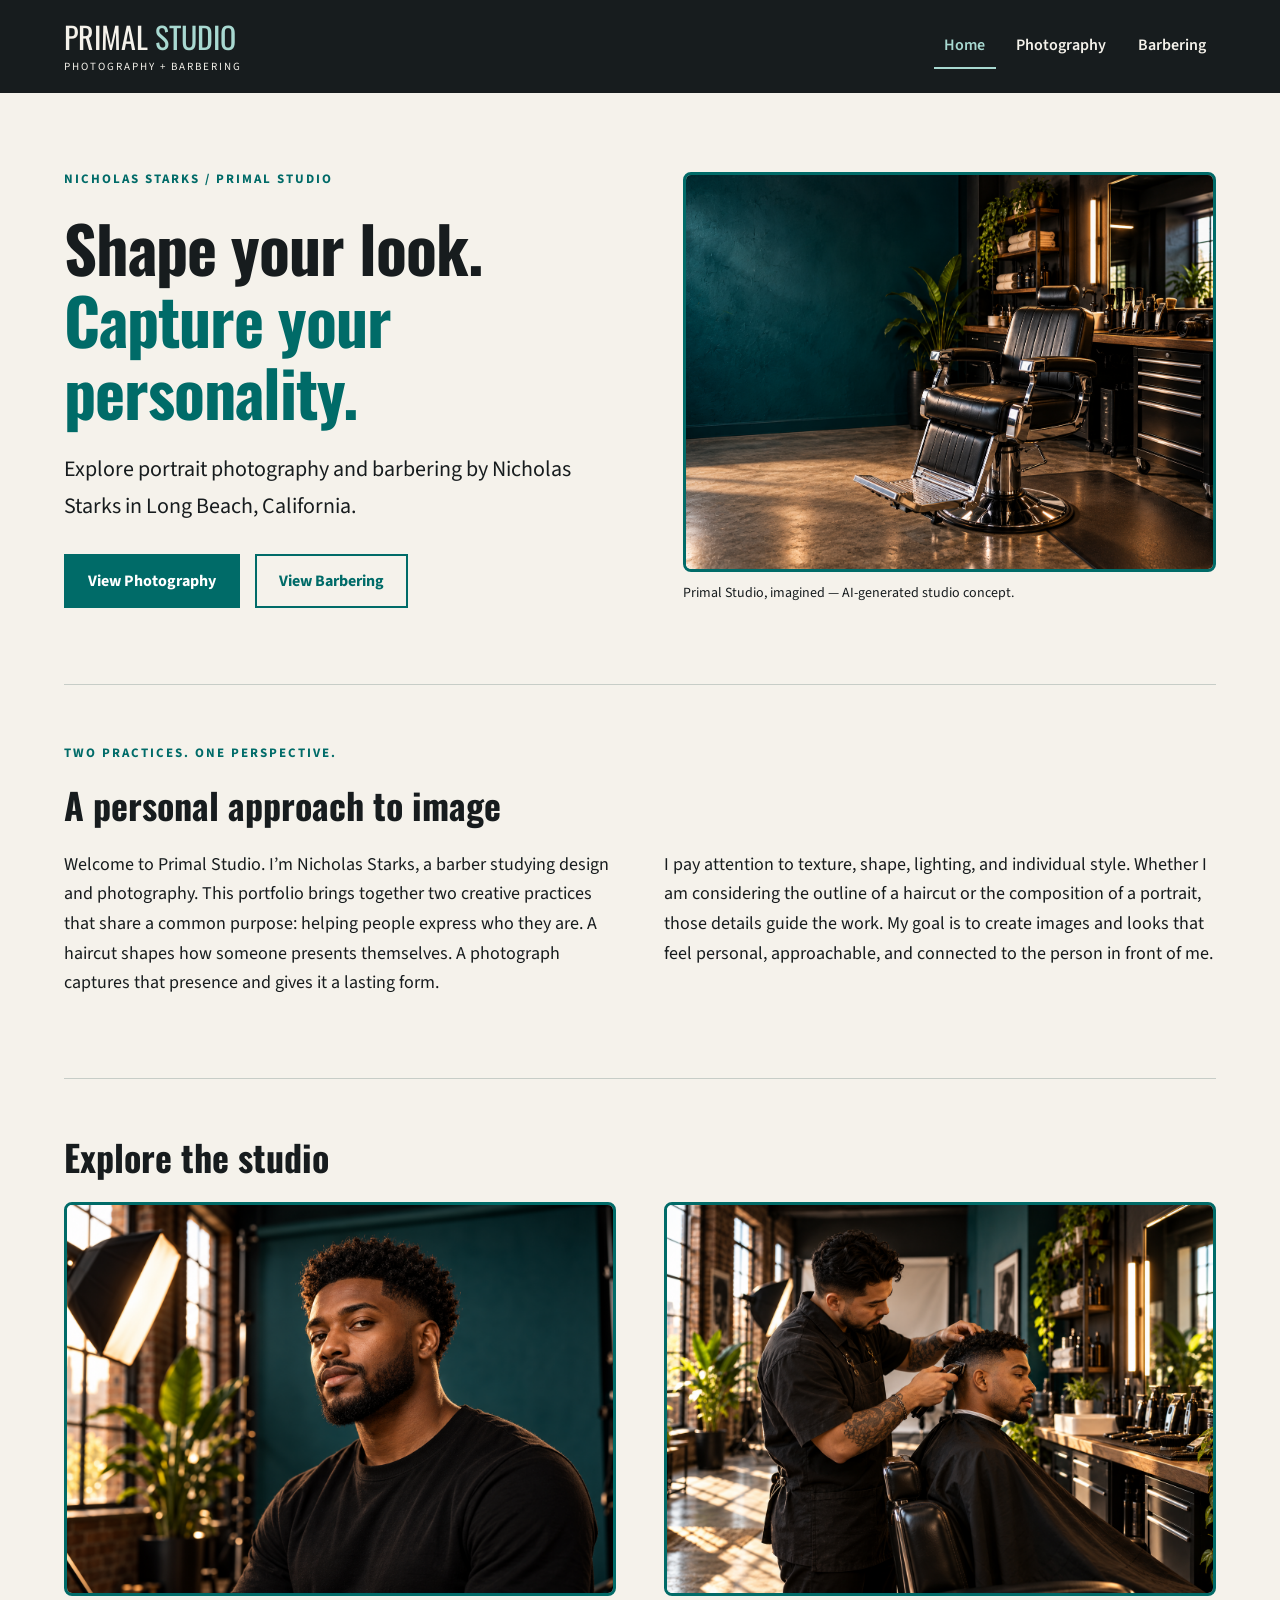
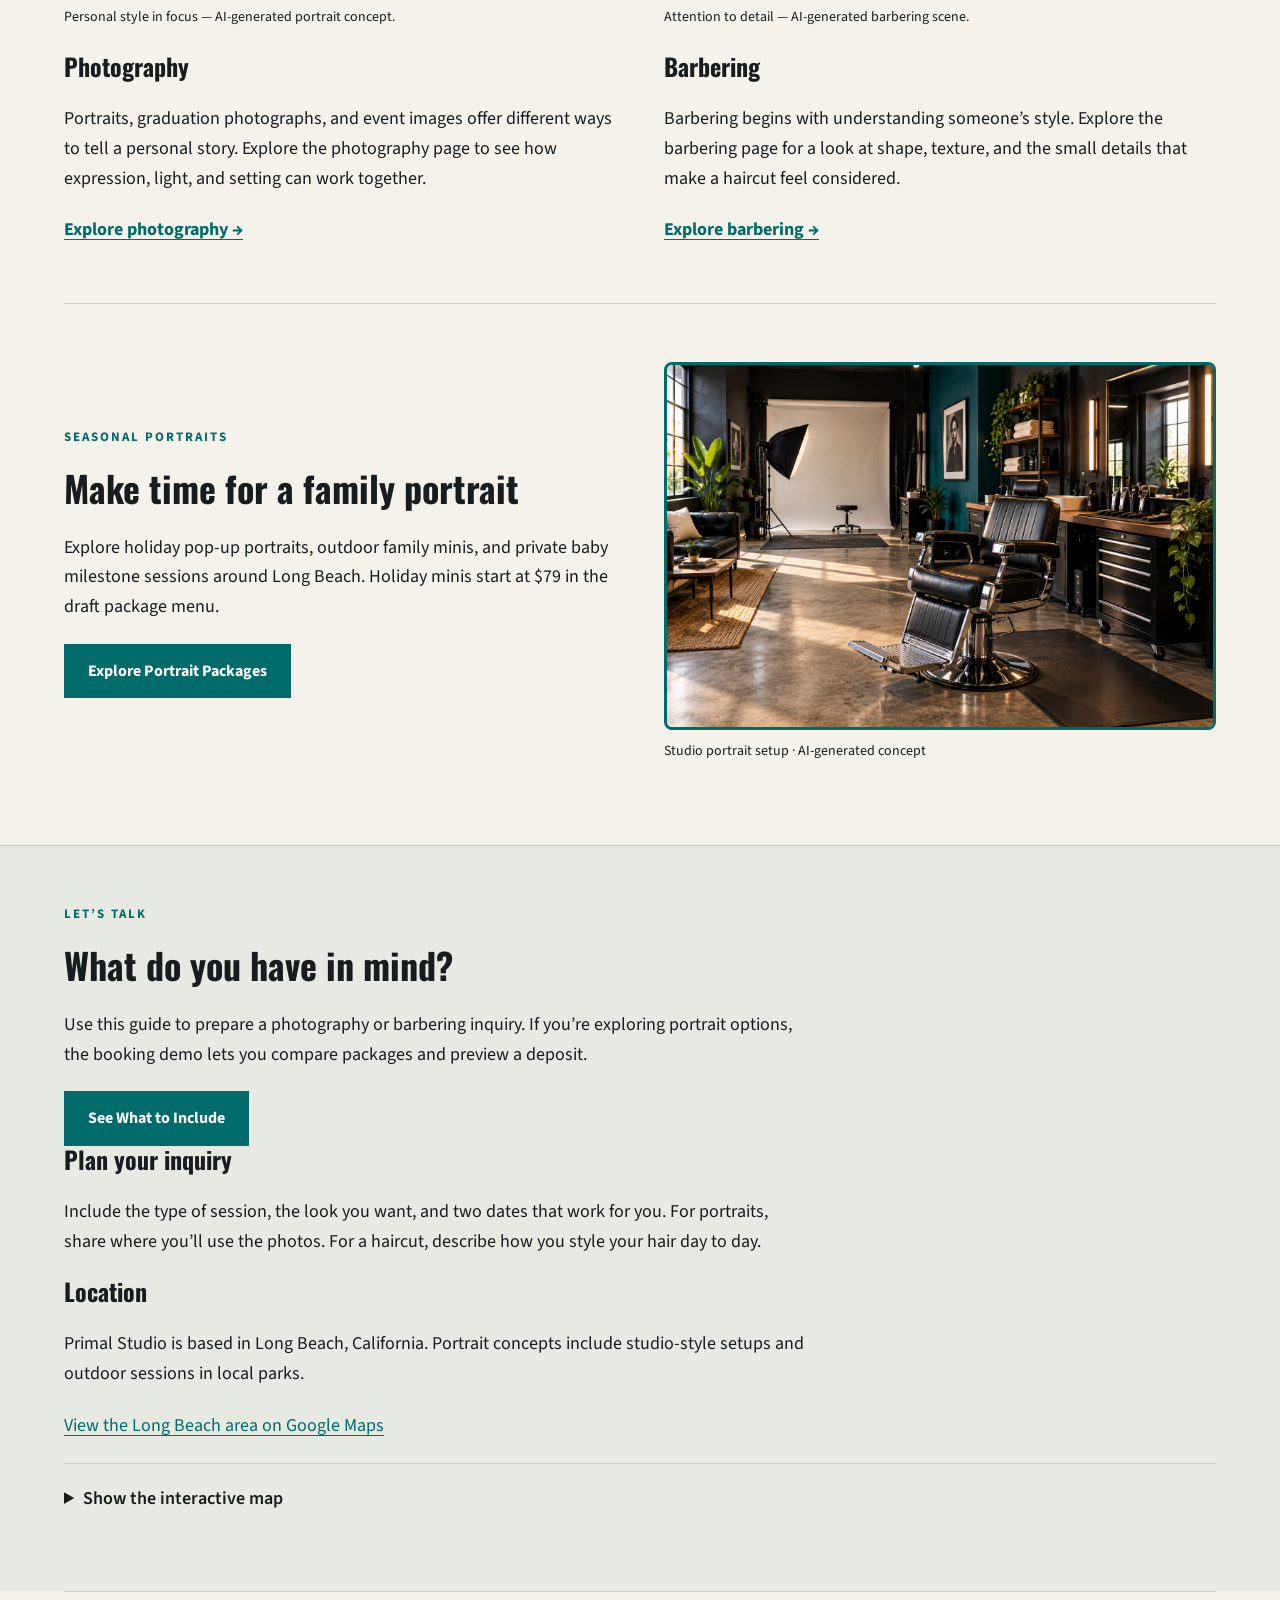
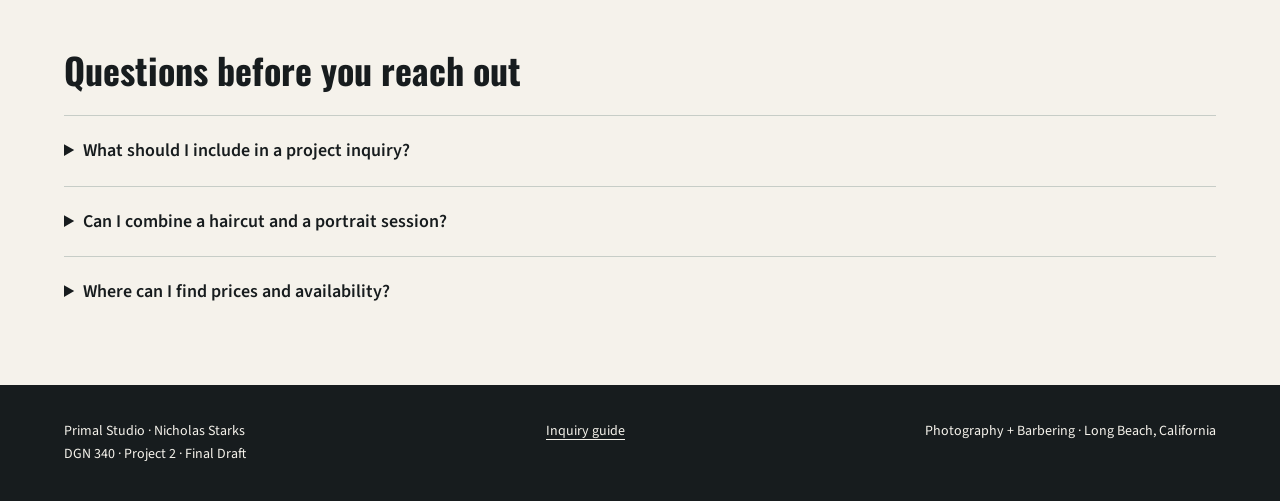
<file: primal-studio/index.html>
<!DOCTYPE html>
<html lang="en">
<head>
  <meta charset="UTF-8">
  <meta name="viewport" content="width=device-width, initial-scale=1.0">
  <meta name="description" content="Primal Studio: photography and barbering portfolio by Nicholas Starks.">
  <title>Home | Primal Studio</title>
  <link rel="preconnect" href="https://fonts.googleapis.com">
  <link rel="preconnect" href="https://fonts.gstatic.com" crossorigin>
  <link href="https://fonts.googleapis.com/css2?family=Oswald:wght@700&family=Source+Sans+3:wght@400;600;700&display=swap" rel="stylesheet">
  <link rel="stylesheet" href="css/style.css">
  <script src="js/script.js" defer></script>
</head>
<body>
<a class="skip" href="#main">Skip to content</a>
<header class="site-header">
<div class="container header-inner"><a class="brand" href="index.html">PRIMAL <span>STUDIO</span><small>PHOTOGRAPHY + BARBERING</small></a>
<nav aria-label="Main navigation"><a href="index.html" aria-current="page">Home</a><a href="photography.html">Photography</a><a href="barbering.html">Barbering</a>
</nav>
</div>
</header>
<main id="main" tabindex="-1">
<section class="hero container">
<div>
<p class="eyebrow">NICHOLAS STARKS / PRIMAL STUDIO</p>
<h1>Shape your look.<br><span>Capture your personality.</span>
</h1>
<p class="lead">Explore portrait photography and barbering by Nicholas Starks in Long Beach, California.</p>
<div class="actions"><a class="button" href="photography.html">View Photography</a><a class="button secondary" href="barbering.html">View Barbering</a>
</div>
</div>
<figure>
  <img
    src="images/studio-teal-hero.png"
    alt="Black leather barber chair beside a deep teal wall and wooden grooming station."
    width="1536"
    height="1024"
  >
  <figcaption>Primal Studio, imagined — AI-generated studio concept.</figcaption>
</figure>
</section>
<section class="section container">
<p class="eyebrow">TWO PRACTICES. ONE PERSPECTIVE.</p>
<h2>A personal approach to image</h2>
<div class="text-columns">
<p>Welcome to Primal Studio. I’m Nicholas Starks, a barber studying design and photography. This portfolio brings together two creative practices that share a common purpose: helping people express who they are. A haircut shapes how someone presents themselves. A photograph captures that presence and gives it a lasting form.</p>
<p>I pay attention to texture, shape, lighting, and individual style. Whether I am considering the outline of a haircut or the composition of a portrait, those details guide the work. My goal is to create images and looks that feel personal, approachable, and connected to the person in front of me.</p>
</div>
</section>
<section class="section container">
<h2>Explore the studio</h2>
<div class="portfolio-previews">
<article>
<figure>
  <img
    src="images/portrait-textured-curls.png"
    alt="Man with textured curls and a neat beard wearing a black shirt against a teal studio backdrop."
    width="1536"
    height="1024"
    loading="lazy"
  >
  <figcaption>Personal style in focus — AI-generated portrait concept.</figcaption>
</figure>
<h3>Photography</h3>
<p>Portraits, graduation photographs, and event images offer different ways to tell a personal story. Explore the photography page to see how expression, light, and setting can work together.</p><a class="text-link" href="photography.html">Explore photography →</a>
</article>
<article>
<figure>
  <img
    src="images/barbering-in-progress.png"
    alt="Barber using clippers beside a seated man wearing a black cape."
    width="1536"
    height="1024"
    loading="lazy"
  >
  <figcaption>Attention to detail — AI-generated barbering scene.</figcaption>
</figure>
<h3>Barbering</h3>
<p>Barbering begins with understanding someone’s style. Explore the barbering page for a look at shape, texture, and the small details that make a haircut feel considered.</p><a class="text-link" href="barbering.html">Explore barbering →</a>
</article>
</div>
</section>
<section class="section container">
<div class="text-columns section-feature">
<div>
<p class="eyebrow">SEASONAL PORTRAITS</p>
<h2>Make time for a family portrait</h2>
<p>Explore holiday pop-up portraits, outdoor family minis, and private baby milestone sessions around Long Beach. Holiday minis start at $79 in the draft package menu.</p>
<a class="button" href="photography.html#booking">Explore Portrait Packages</a>
</div>
<figure class="section-image">
<img src="images/studio-barber-and-photo.png" alt="Photo backdrop and softbox behind a barber chair" width="1536" height="1024" loading="lazy">
<figcaption>Studio portrait setup · AI-generated concept</figcaption>
</figure>
</div>
</section>
<section class="section contact-band" id="contact">
<div class="container">
<p class="eyebrow">LET’S TALK</p>
<h2>What do you have in mind?</h2>
<p>Use this guide to prepare a photography or barbering inquiry. If you’re exploring portrait options, the booking demo lets you compare packages and preview a deposit.</p><a class="button" href="#inquiry-guide">See What to Include</a>
<h3 id="inquiry-guide">Plan your inquiry</h3>
<p>Include the type of session, the look you want, and two dates that work for you. For portraits, share where you’ll use the photos. For a haircut, describe how you style your hair day to day.</p>
<h3>Location</h3>
<p>Primal Studio is based in Long Beach, California. Portrait concepts include studio-style setups and outdoor sessions in local parks.</p>
<p><a href="https://www.google.com/maps/search/?api=1&amp;query=Long+Beach+California">View the Long Beach area on Google Maps</a></p>
<details>
<summary>Show the interactive map</summary>
<iframe class="map" title="Map of the Long Beach, California area" src="https://www.google.com/maps?q=Long%20Beach%20California&amp;output=embed" loading="lazy" referrerpolicy="no-referrer-when-downgrade"></iframe>

</div>
</section>
<section class="section container">
<h2>Questions before you reach out</h2>
<details>
<summary>What should I include in a project inquiry?</summary>
<p>Use the inquiry guide above to put together your goals and preferred timing.</p>
</details>
<details>
<summary>Can I combine a haircut and a portrait session?</summary>
<p>Mention both interests in your inquiry so we can discuss the idea. Availability and the scope of the work will be confirmed directly.</p>
</details>
<details>
<summary>Where can I find prices and availability?</summary>
<p>See the <a href="photography.html#booking">portrait package menu</a> for draft pricing and sample appointment times.</p>
</details>
</section>
</main>
<footer class="site-footer">
<div class="container footer-inner">
<p>Primal Studio · Nicholas Starks<br>DGN 340 · Project 2 · Final Draft</p><div class="footer-links"><a href="index.html#contact">Inquiry guide</a></div>
<p>Photography + Barbering · Long Beach, California</p>
</div>
</footer>
</body>
</html>
</file>
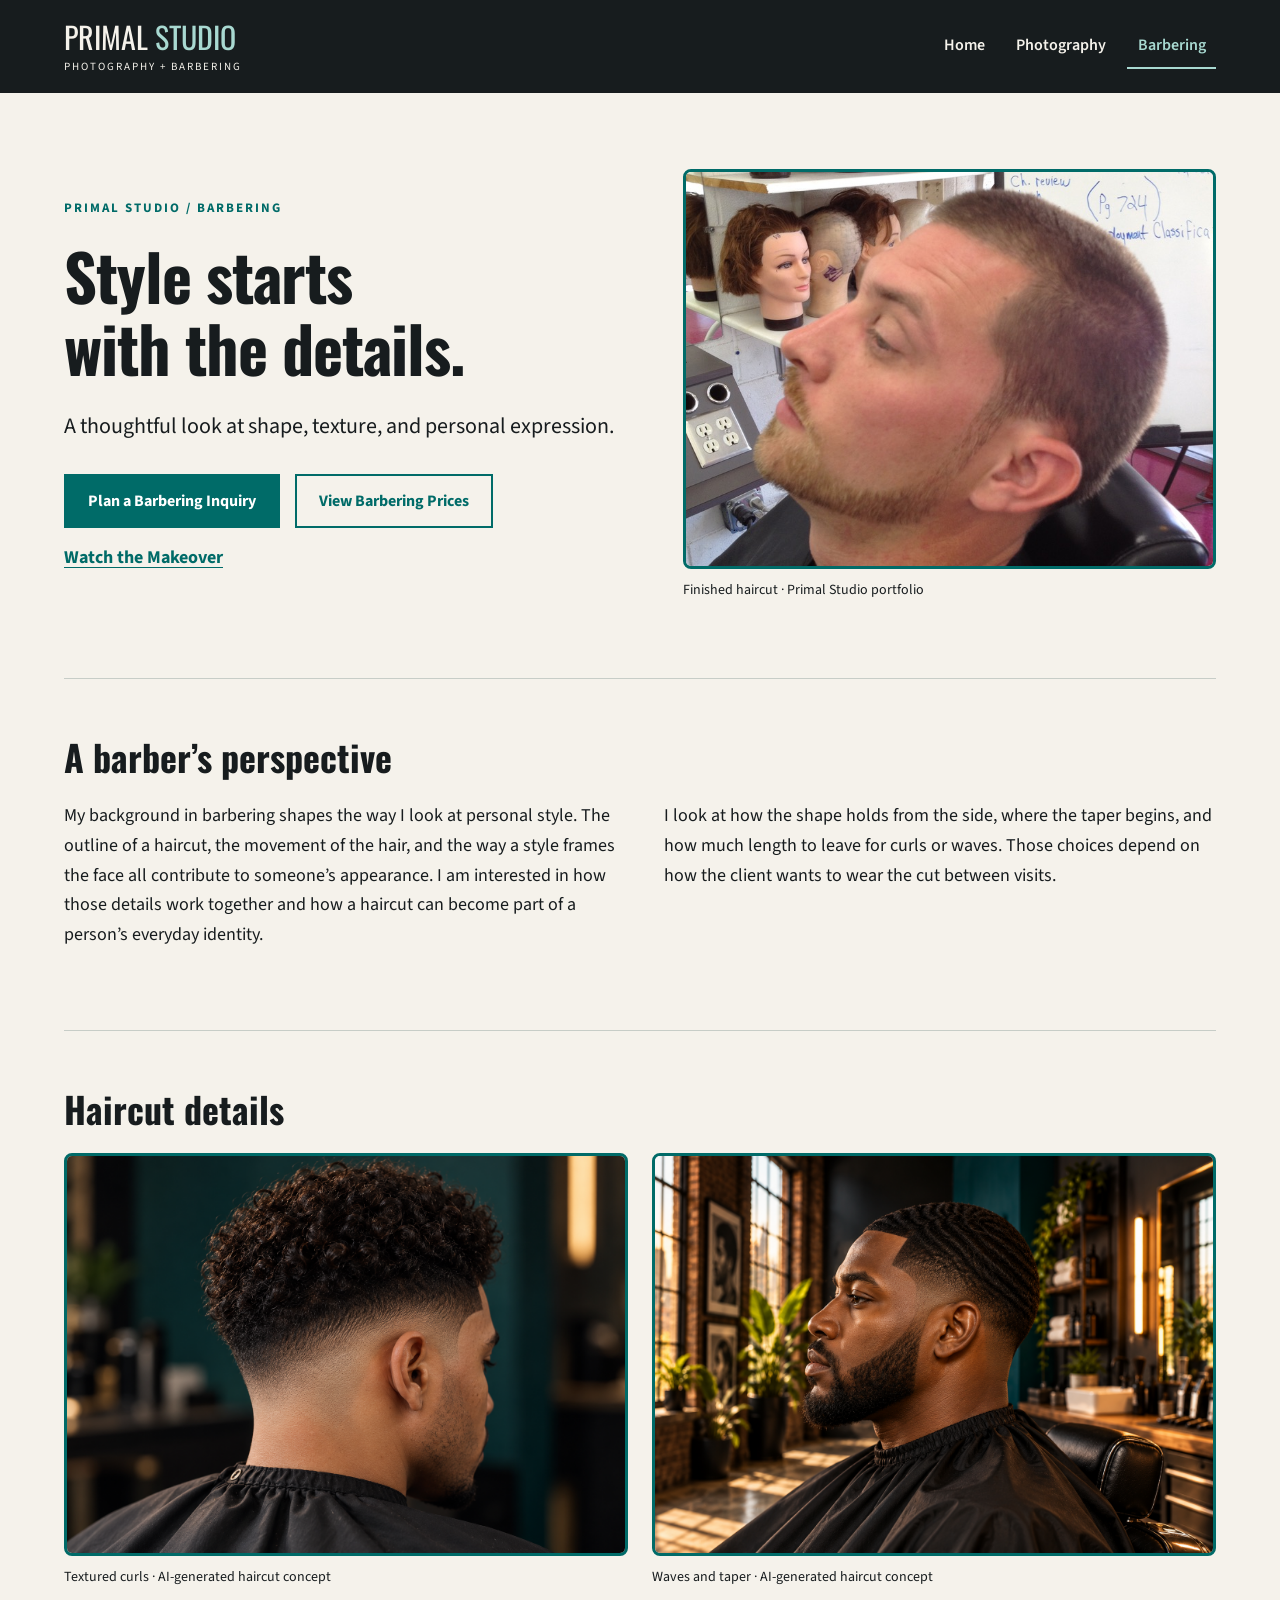
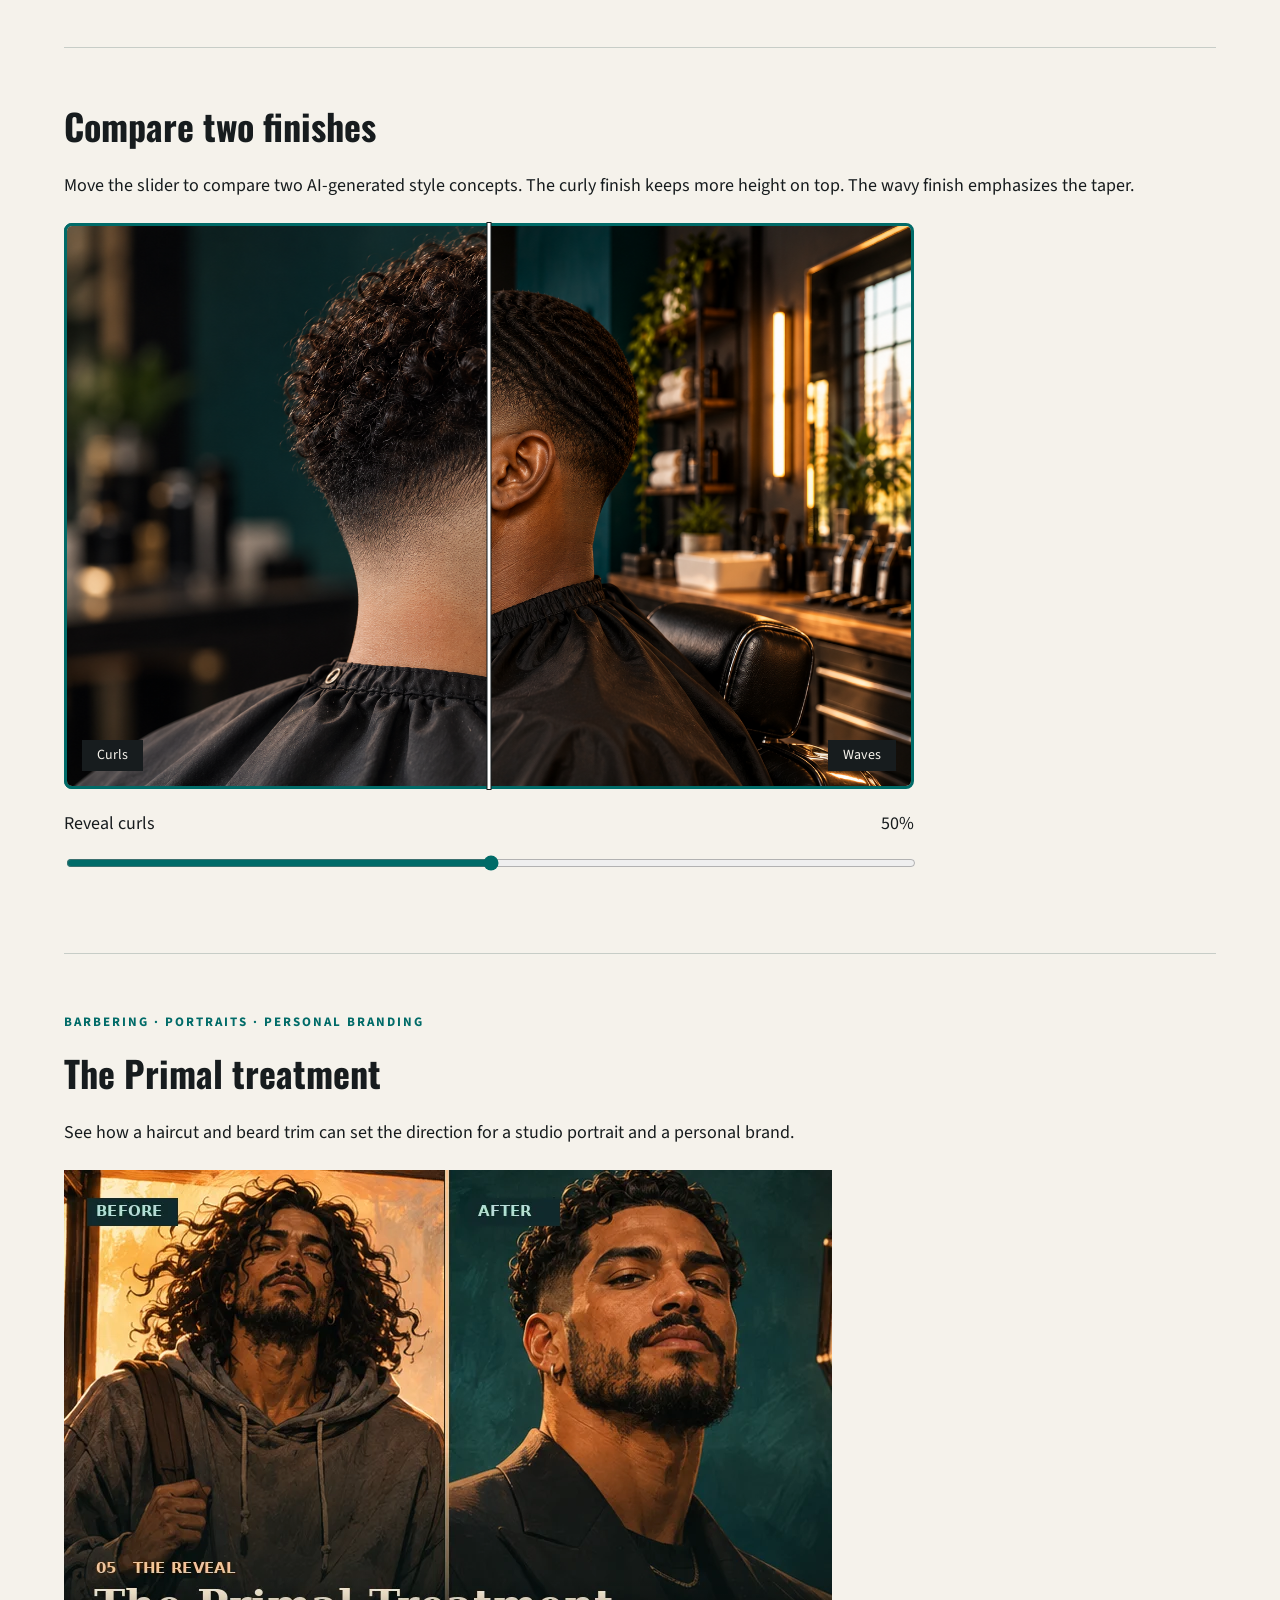
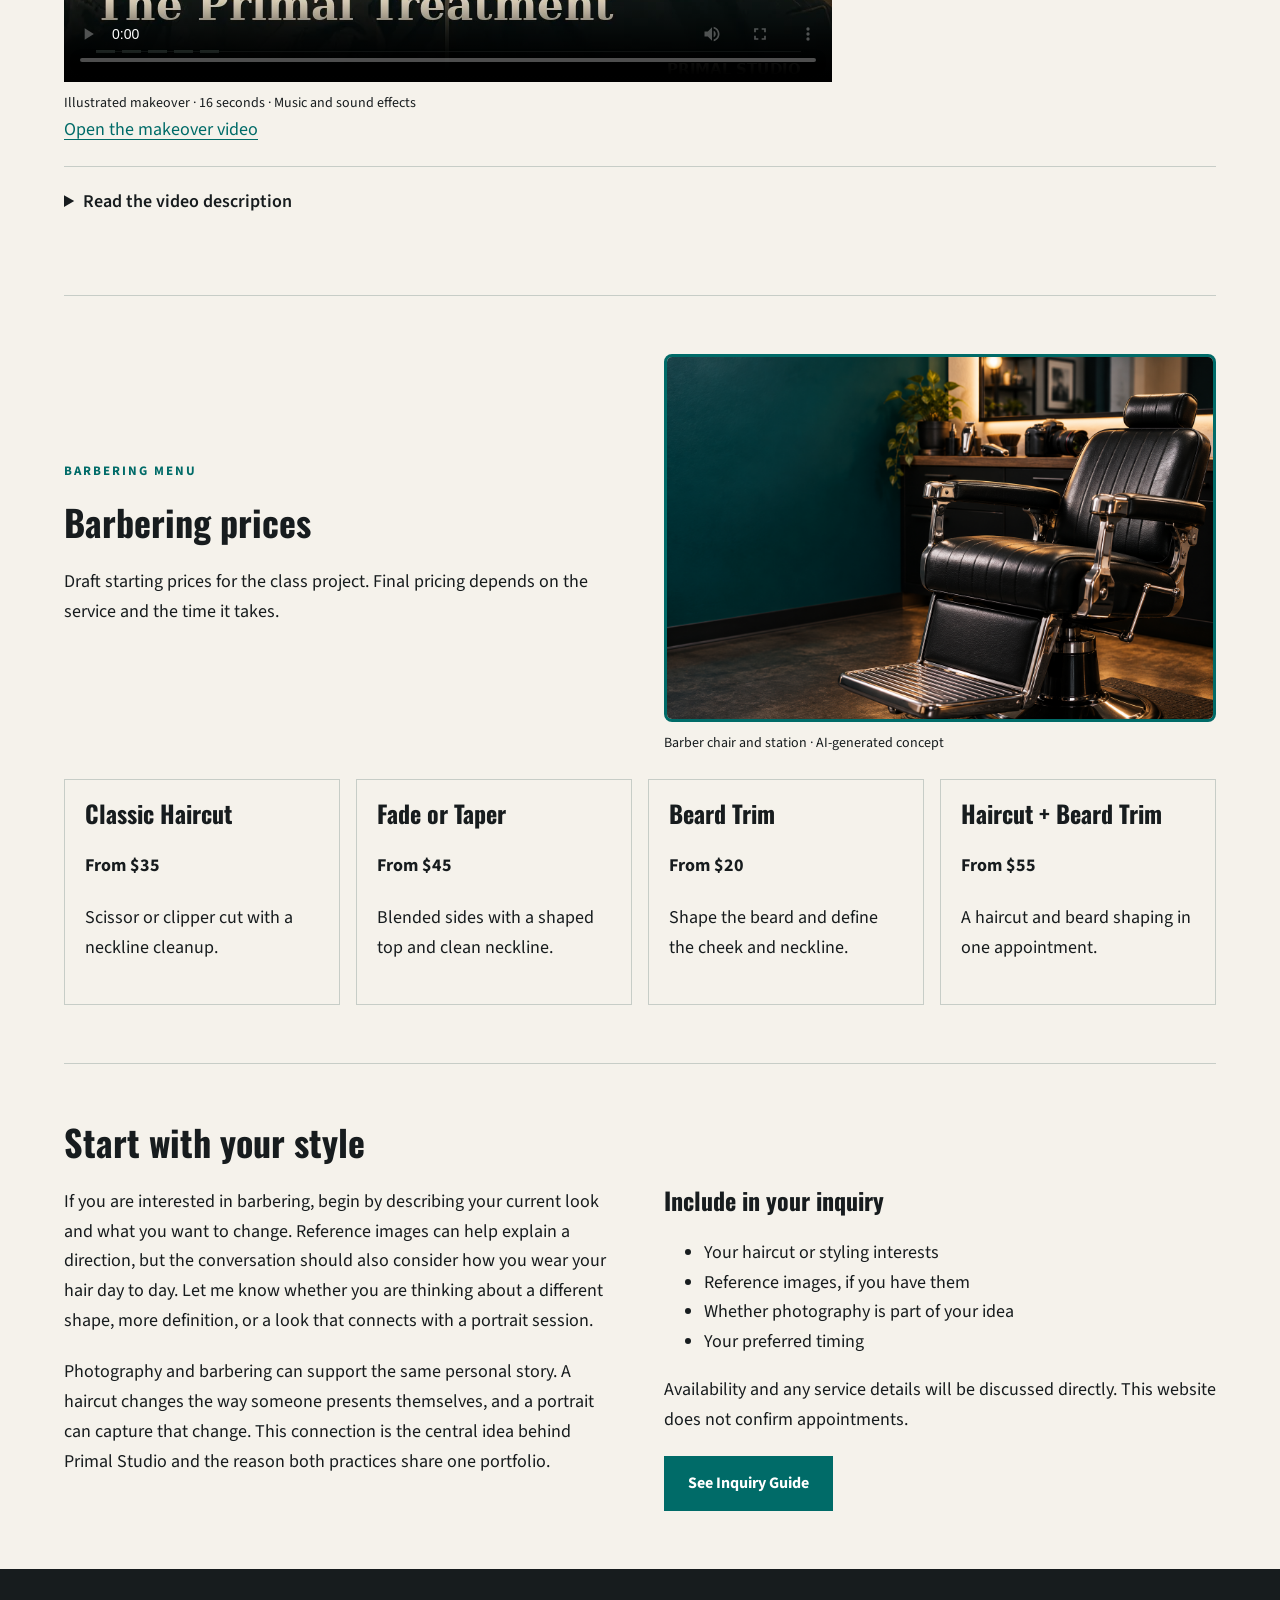
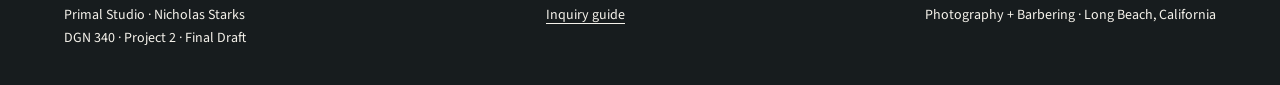
<file: primal-studio/barbering.html>
<!DOCTYPE html>
<html lang="en">
<head>
  <meta charset="UTF-8">
  <meta name="viewport" content="width=device-width, initial-scale=1.0">
  <meta name="description" content="Browse haircut examples, compare two finishes, and explore Primal Studio’s barbering menu.">
  <title>Barbering | Primal Studio</title>
  <link rel="preconnect" href="https://fonts.googleapis.com">
  <link rel="preconnect" href="https://fonts.gstatic.com" crossorigin>
  <link href="https://fonts.googleapis.com/css2?family=Oswald:wght@700&family=Source+Sans+3:wght@400;600;700&display=swap" rel="stylesheet">
  <link rel="stylesheet" href="css/style.css">
  <script src="js/script.js" defer></script>
</head>
<body>
<a class="skip" href="#main">Skip to content</a>
<header class="site-header">
<div class="container header-inner"><a class="brand" href="index.html">PRIMAL <span>STUDIO</span><small>PHOTOGRAPHY + BARBERING</small></a>
<nav aria-label="Main navigation"><a href="index.html">Home</a><a href="photography.html">Photography</a><a href="barbering.html" aria-current="page">Barbering</a>
</nav>
</div>
</header>
<main id="main" tabindex="-1">
<section class="hero container">
<div>
<p class="eyebrow">PRIMAL STUDIO / BARBERING</p>
<h1>Style starts<br>with the details.</h1>
<p class="lead">A thoughtful look at shape, texture, and personal expression.</p><div class="actions"><a class="button" href="index.html#contact">Plan a Barbering Inquiry</a> <a class="button secondary" href="#barbering-pricing">View Barbering Prices</a> <a class="text-link" href="#primal-makeover">Watch the Makeover</a></div>
</div>
<figure><img src="images/Jacksonhaircut.jpeg" alt="Close view of a finished haircut" width="768" height="1024"><figcaption>Finished haircut · Primal Studio portfolio</figcaption></figure>
</section>
<section class="section container">
<h2>A barber’s perspective</h2>
<div class="text-columns">
<p>My background in barbering shapes the way I look at personal style. The outline of a haircut, the movement of the hair, and the way a style frames the face all contribute to someone’s appearance. I am interested in how those details work together and how a haircut can become part of a person’s everyday identity.</p>
<p>I look at how the shape holds from the side, where the taper begins, and how much length to leave for curls or waves. Those choices depend on how the client wants to wear the cut between visits.</p>
</div>
</section>
<section class="section container">
<h2>Haircut details</h2>
<div class="gallery barber-gallery"><figure><img src="images/haircut-textured-curls.png" alt="Haircut with textured curls and shorter sides" width="1536" height="1024" loading="lazy"><figcaption>Textured curls · AI-generated haircut concept</figcaption></figure><figure><img src="images/haircut-waves-and-taper.png" alt="Wavy hairstyle with tapered sides" width="1536" height="1024" loading="lazy"><figcaption>Waves and taper · AI-generated haircut concept</figcaption></figure></div>
</section>
<section class="section container">
<h2>Compare two finishes</h2>
<p>Move the slider to compare two AI-generated style concepts. The curly finish keeps more height on top. The wavy finish emphasizes the taper.</p>
<div class="comparison"><img src="images/haircut-waves-and-taper.png" alt="Wavy top and tapered sides" width="1536" height="1024"><img class="comparison-overlay" src="images/haircut-textured-curls.png" alt="Textured curls and shorter sides" width="1536" height="1024"><span class="comparison-label label-right">Waves</span><span class="comparison-label label-left">Curls</span></div>
<label class="range-label" for="comparison-range">Reveal curls <output id="comparison-value" for="comparison-range">50%</output></label>
<input id="comparison-range" type="range" aria-valuetext="50% curls" min="0" max="100" value="50">
</section>
<section class="section container" id="primal-makeover">
<p class="eyebrow">BARBERING · PORTRAITS · PERSONAL BRANDING</p>
<h2>The Primal treatment</h2>
<p>See how a haircut and beard trim can set the direction for a studio portrait and a personal brand.</p>
<figure>
<video controls playsinline preload="metadata" width="768" height="512" poster="video/primal-makeover-poster.webp" aria-label="The Primal treatment, an illustrated makeover" aria-describedby="makeover-caption">
<source src="video/primal-makeover.mp4" type="video/mp4">
</video>
<figcaption id="makeover-caption">Illustrated makeover · 16 seconds · Music and sound effects</figcaption>
</figure>
<p><a href="video/primal-makeover.mp4">Open the makeover video</a></p>
<details>
<summary>Read the video description</summary>
<p>An illustrated client arrives with overgrown hair and an uneven beard. At Primal Studio, clippers shape his hair into a clean taper and his beard gets a defined outline. He poses for a studio portrait in a fresh jacket. The portrait then appears beside a sample wordmark and a teal, copper, and cream palette. The video ends with the rugged and styled looks side by side.</p>
</details>
</section>
<section class="section container" id="barbering-pricing">
<div class="text-columns section-feature">
<div>
<p class="eyebrow">BARBERING MENU</p>
<h2>Barbering prices</h2>
<p>Draft starting prices for the class project. Final pricing depends on the service and the time it takes.</p>
</div>
<figure class="section-image">
<img src="images/studio-chair-closeup.png" alt="Black leather barber chair beside a teal wall" width="1536" height="1024" loading="lazy">
<figcaption>Barber chair and station · AI-generated concept</figcaption>
</figure>
</div>
<div class="package-grid">
<article class="package-card">
<h3>Classic Haircut</h3>
<p><strong>From $35</strong></p>
<p>Scissor or clipper cut with a neckline cleanup.</p>
</article>
<article class="package-card">
<h3>Fade or Taper</h3>
<p><strong>From $45</strong></p>
<p>Blended sides with a shaped top and clean neckline.</p>
</article>
<article class="package-card">
<h3>Beard Trim</h3>
<p><strong>From $20</strong></p>
<p>Shape the beard and define the cheek and neckline.</p>
</article>
<article class="package-card">
<h3>Haircut + Beard Trim</h3>
<p><strong>From $55</strong></p>
<p>A haircut and beard shaping in one appointment.</p>
</article>
</div>
</section>
<section class="section container">
<h2>Start with your style</h2>
<div class="text-columns">
<div>
<p>If you are interested in barbering, begin by describing your current look and what you want to change. Reference images can help explain a direction, but the conversation should also consider how you wear your hair day to day. Let me know whether you are thinking about a different shape, more definition, or a look that connects with a portrait session.</p>
<p>Photography and barbering can support the same personal story. A haircut changes the way someone presents themselves, and a portrait can capture that change. This connection is the central idea behind Primal Studio and the reason both practices share one portfolio.</p>
</div>
<div>
<h3>Include in your inquiry</h3>
<ul>
<li>Your haircut or styling interests</li>
<li>Reference images, if you have them</li>
<li>Whether photography is part of your idea</li>
<li>Your preferred timing</li>
</ul>
<p>Availability and any service details will be discussed directly. This website does not confirm appointments.</p><a class="button" href="index.html#contact">See Inquiry Guide</a>
</div>
</div>
</section>
</main>
<footer class="site-footer">
<div class="container footer-inner">
<p>Primal Studio · Nicholas Starks<br>DGN 340 · Project 2 · Final Draft</p><div class="footer-links"><a href="index.html#contact">Inquiry guide</a></div>
<p>Photography + Barbering · Long Beach, California</p>
</div>
</footer>
</body>
</html>
</file>
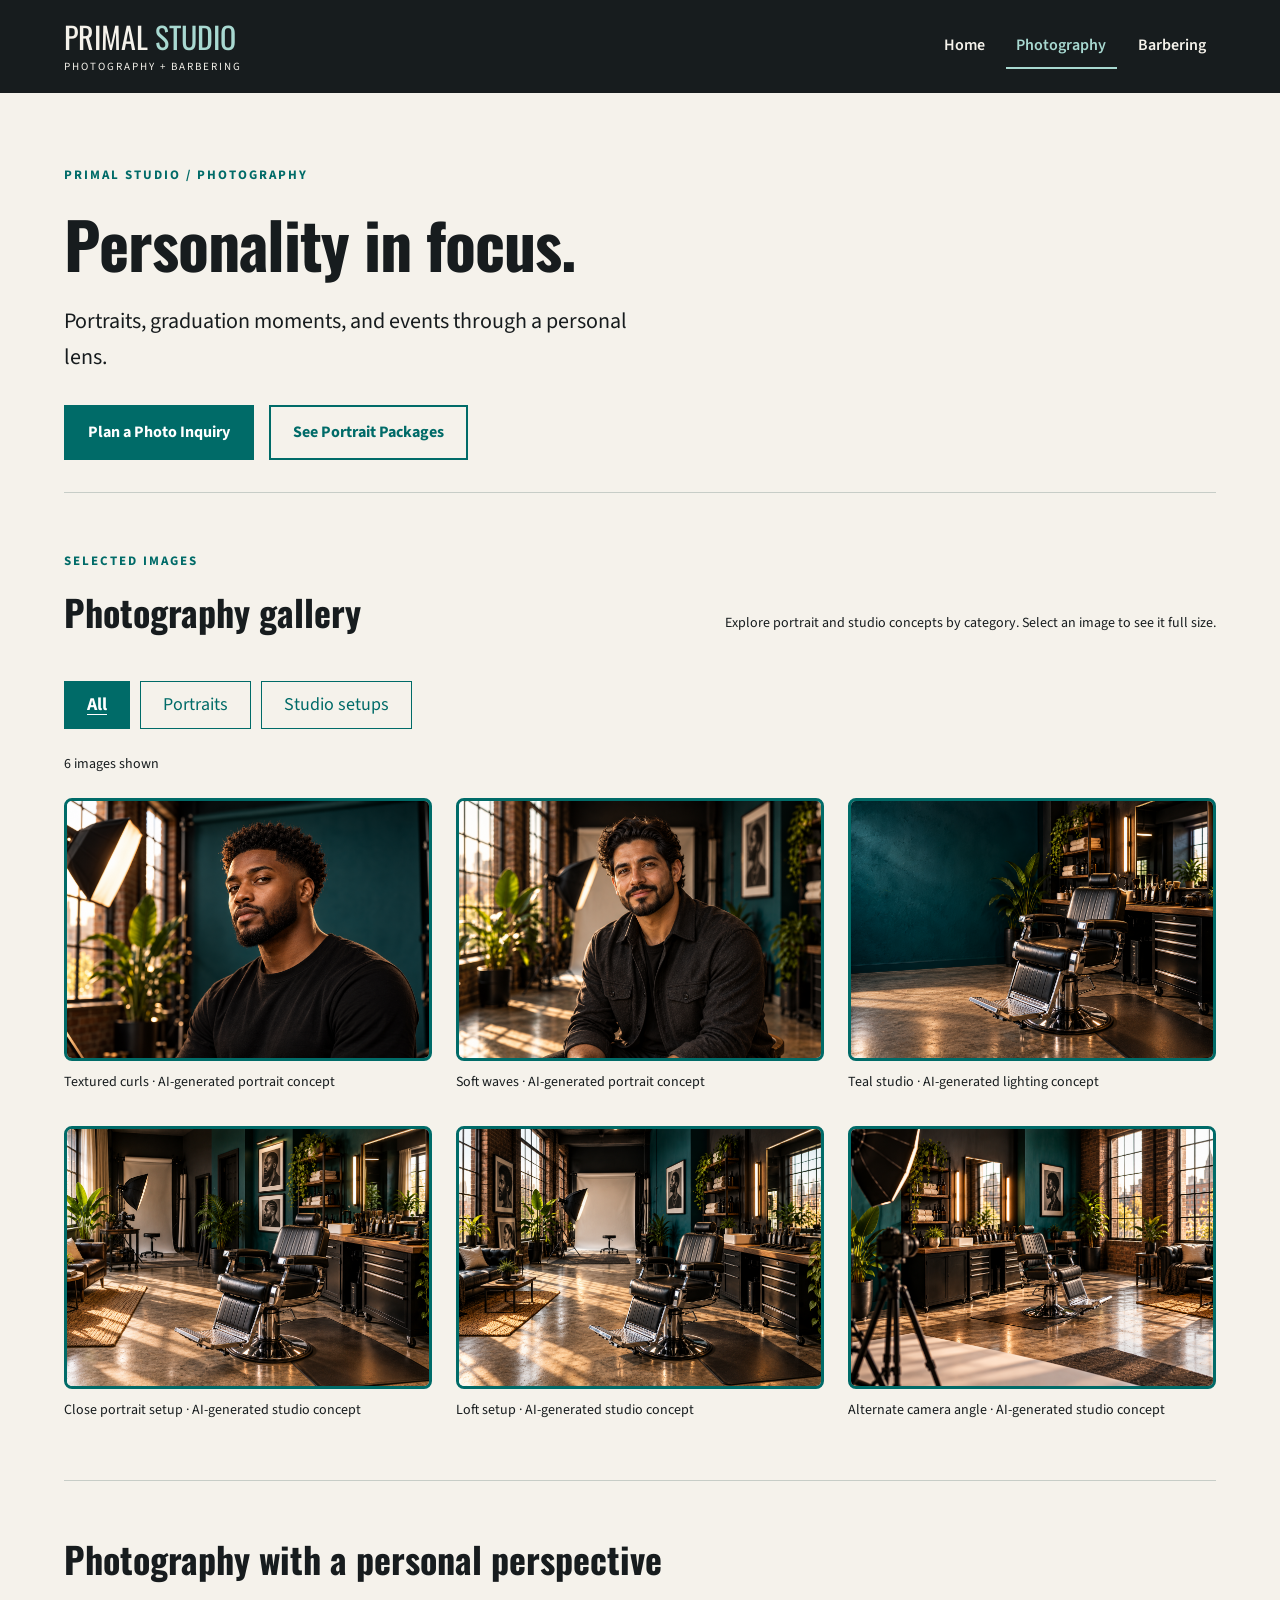
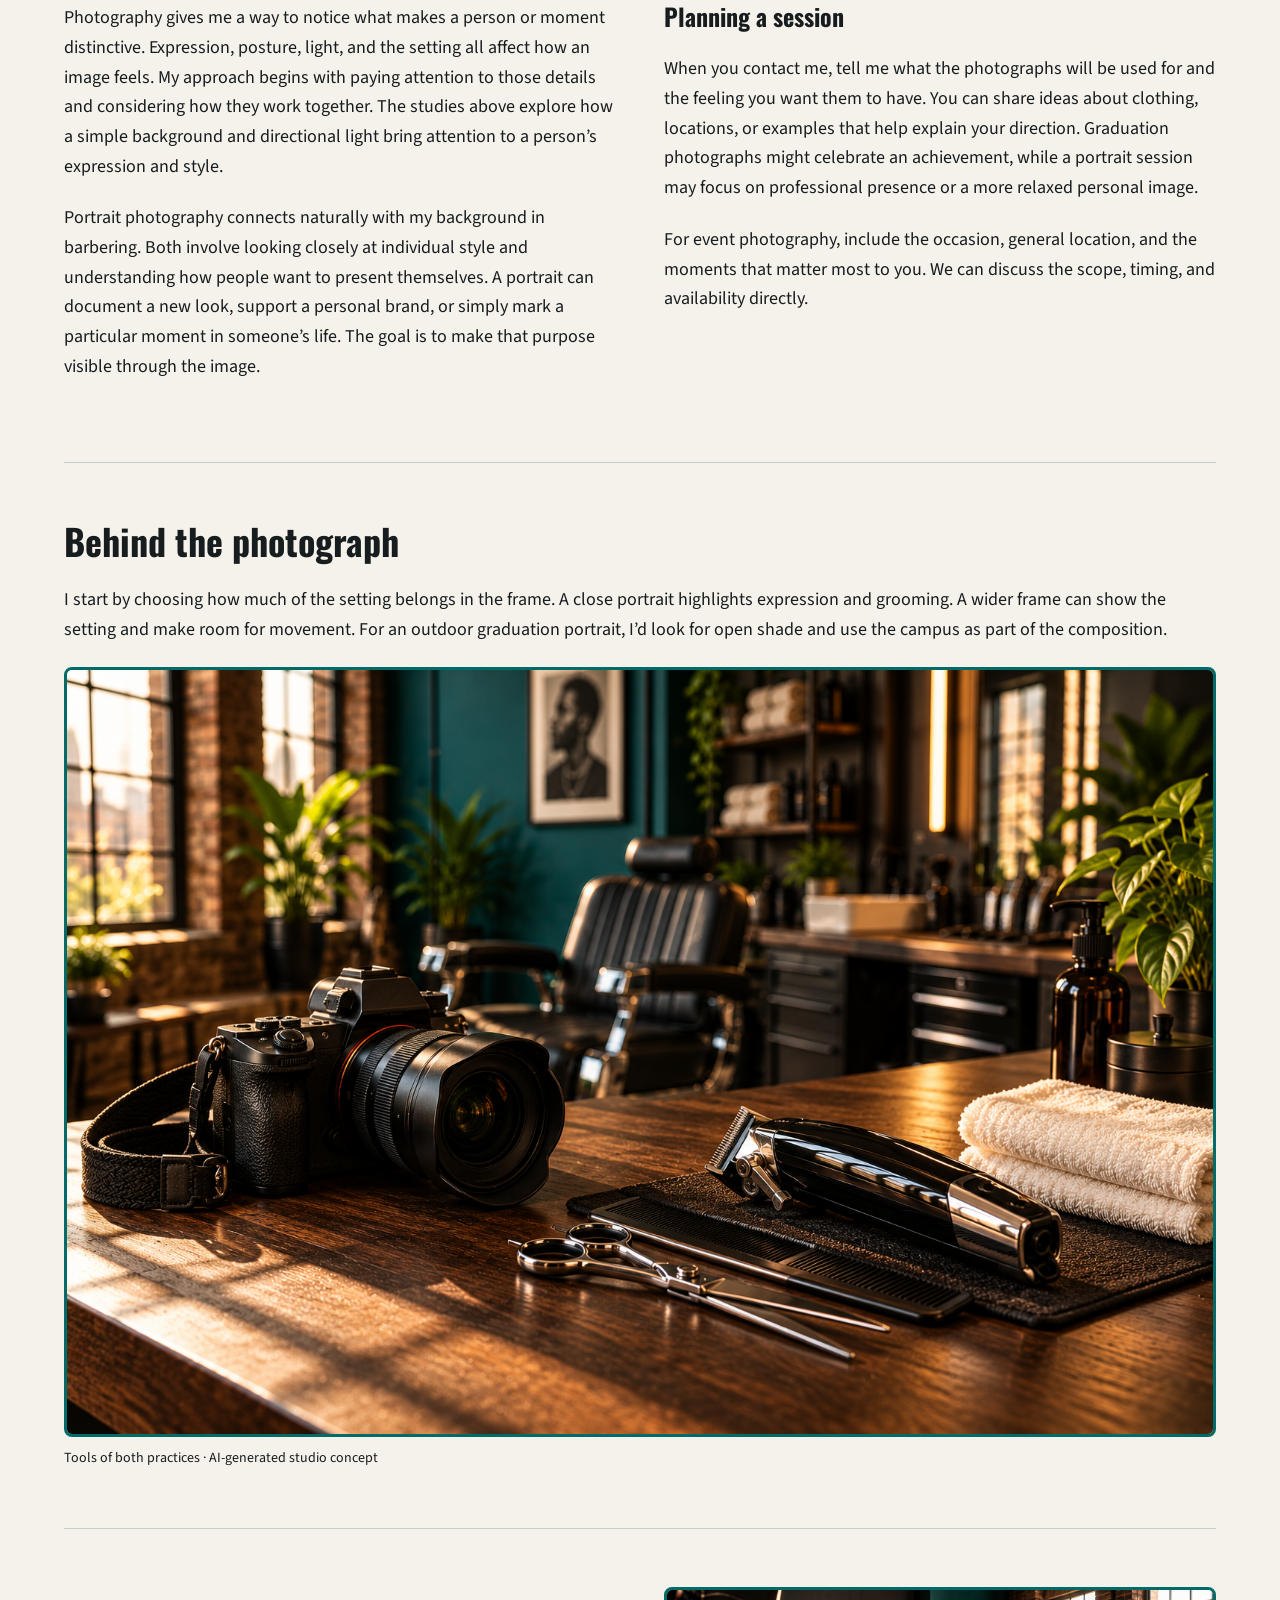
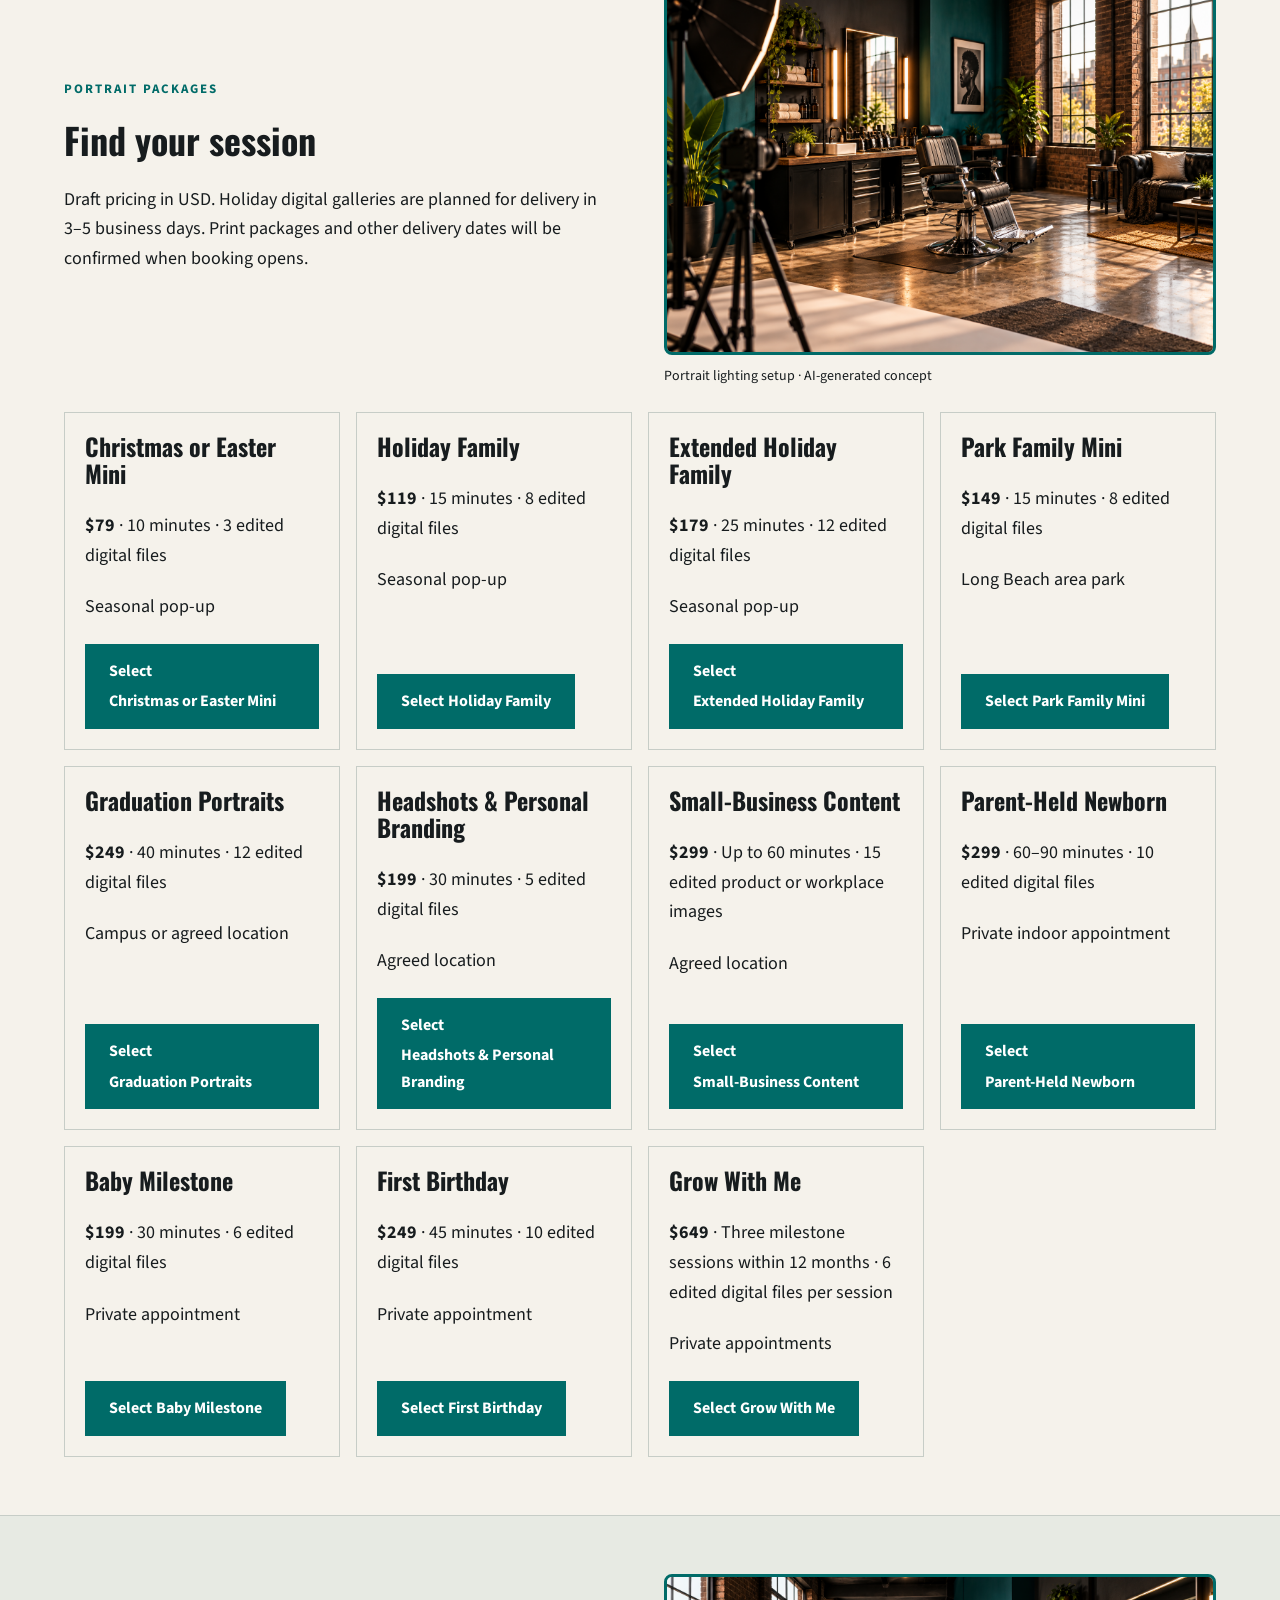
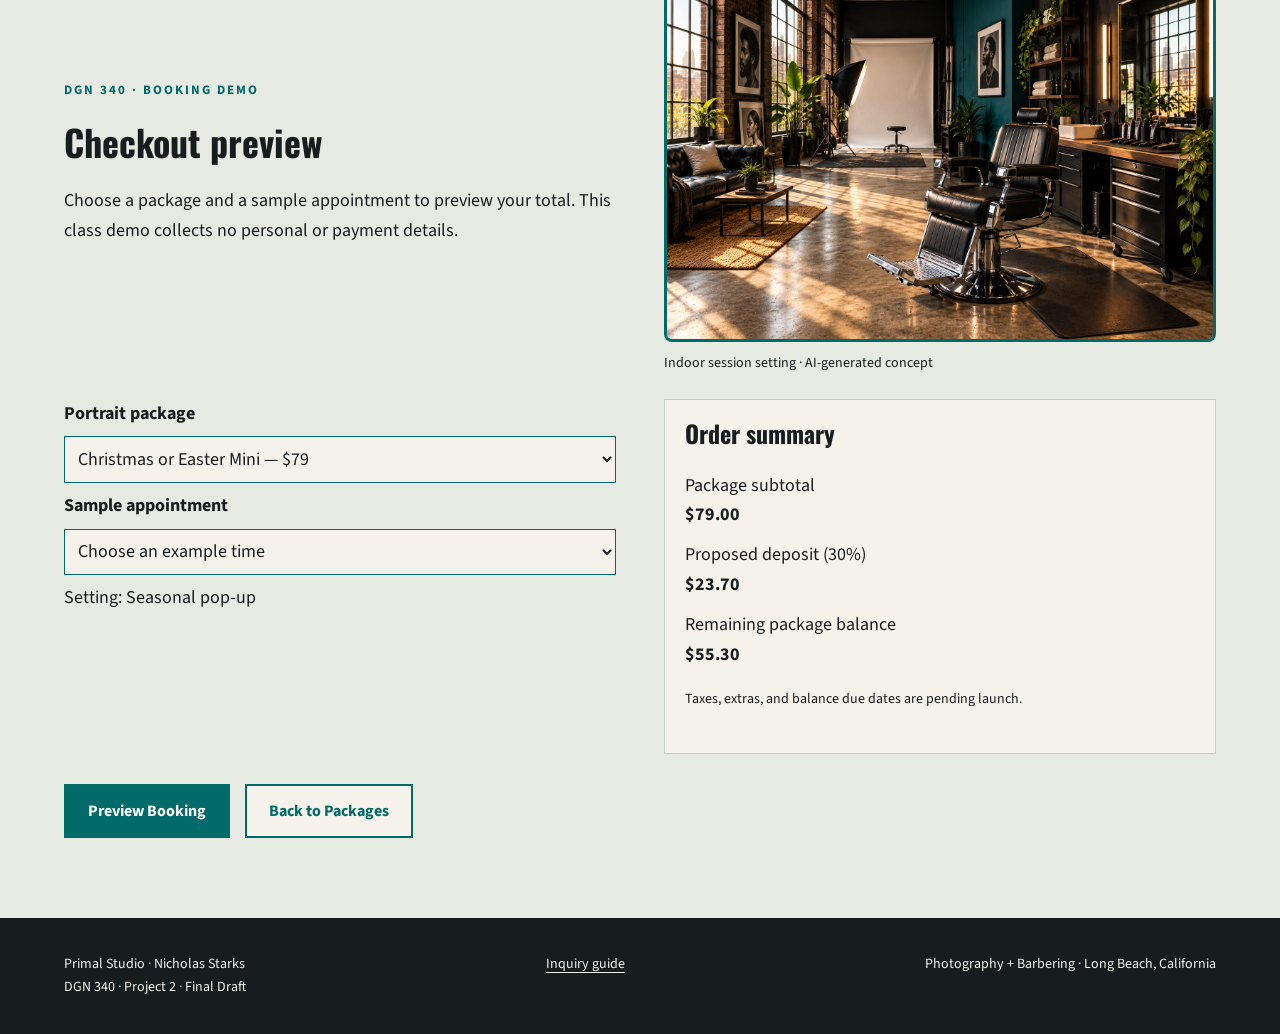
<file: primal-studio/photography.html>
<!DOCTYPE html>
<html lang="en">
<head>
  <meta charset="UTF-8">
  <meta name="viewport" content="width=device-width, initial-scale=1.0">
  <meta name="description" content="Explore Primal Studio’s portrait and lighting studies, photography packages, and sample booking flow.">
  <title>Photography | Primal Studio</title>
  <link rel="preconnect" href="https://fonts.googleapis.com">
  <link rel="preconnect" href="https://fonts.gstatic.com" crossorigin>
  <link href="https://fonts.googleapis.com/css2?family=Oswald:wght@700&family=Source+Sans+3:wght@400;600;700&display=swap" rel="stylesheet">
  <link rel="stylesheet" href="css/style.css">
  <script src="js/script.js" defer></script>
</head>
<body>
<a class="skip" href="#main">Skip to content</a>
<header class="site-header">
<div class="container header-inner"><a class="brand" href="index.html">PRIMAL <span>STUDIO</span><small>PHOTOGRAPHY + BARBERING</small></a>
<nav aria-label="Main navigation"><a href="index.html">Home</a><a href="photography.html" aria-current="page">Photography</a><a href="barbering.html">Barbering</a>
</nav>
</div>
</header>
<main id="main" tabindex="-1">
<section class="page-intro container">
<p class="eyebrow">PRIMAL STUDIO / PHOTOGRAPHY</p>
<h1>Personality in focus.</h1>
<p class="lead">Portraits, graduation moments, and events through a personal lens.</p>
<div class="actions"><a class="button" href="index.html#contact">Plan a Photo Inquiry</a> <a class="button secondary" href="#booking">See Portrait Packages</a></div>
</section>
<section class="section container">
<div class="section-heading">
<div>
<p class="eyebrow">SELECTED IMAGES</p>
<h2>Photography gallery</h2>
</div>
<p class="small">Explore portrait and studio concepts by category. Select an image to see it full size.</p>
</div>
<div class="filters" role="group" aria-label="Filter photography gallery"><button data-filter="all" aria-pressed="true">All</button><button data-filter="portraits" aria-pressed="false">Portraits</button><button data-filter="setups" aria-pressed="false">Studio setups</button>
</div>
<p class="small" id="gallery-status" aria-live="polite">6 images shown</p>
<div class="gallery">
<figure class="gallery-item" data-category="portraits"><button class="image-button" data-lightbox aria-label="Enlarge textured curls"><img src="images/portrait-textured-curls.png" alt="Man with textured curls and a neat beard against a teal backdrop" width="1536" height="1024" loading="lazy"></button><figcaption>Textured curls · AI-generated portrait concept</figcaption></figure>
<figure class="gallery-item" data-category="portraits"><button class="image-button" data-lightbox aria-label="Enlarge soft waves"><img src="images/portrait-wavy-hair.png" alt="Studio portrait emphasizing wavy hair" width="1536" height="1024" loading="lazy"></button><figcaption>Soft waves · AI-generated portrait concept</figcaption></figure>
<figure class="gallery-item" data-category="setups"><button class="image-button" data-lightbox aria-label="Enlarge teal studio"><img src="images/studio-teal-hero.png" alt="Barber chair and mirror against a teal studio wall" width="1536" height="1024" loading="lazy"></button><figcaption>Teal studio · AI-generated lighting concept</figcaption></figure>
<figure class="gallery-item" data-category="setups"><button class="image-button" data-lightbox aria-label="Enlarge close portrait setup"><img src="images/studio-intimate.png" alt="An intimate studio setup with a barber chair" width="1536" height="1024" loading="lazy"></button><figcaption>Close portrait setup · AI-generated studio concept</figcaption></figure>
<figure class="gallery-item" data-category="setups"><button class="image-button" data-lightbox aria-label="Enlarge loft setup"><img src="images/studio-urban-loft.png" alt="Wide view of an urban loft studio" width="1536" height="1024" loading="lazy"></button><figcaption>Loft setup · AI-generated studio concept</figcaption></figure>
<figure class="gallery-item" data-category="setups"><button class="image-button" data-lightbox aria-label="Enlarge alternate camera angle"><img src="images/studio-reverse-angle.png" alt="Studio interior viewed from the reverse angle" width="1536" height="1024" loading="lazy"></button><figcaption>Alternate camera angle · AI-generated studio concept</figcaption></figure>
</div>
</section>
<section class="section container">
<h2>Photography with a personal perspective</h2>
<div class="text-columns">
<div>
<p>Photography gives me a way to notice what makes a person or moment distinctive. Expression, posture, light, and the setting all affect how an image feels. My approach begins with paying attention to those details and considering how they work together. The studies above explore how a simple background and directional light bring attention to a person’s expression and style.</p>
<p>Portrait photography connects naturally with my background in barbering. Both involve looking closely at individual style and understanding how people want to present themselves. A portrait can document a new look, support a personal brand, or simply mark a particular moment in someone’s life. The goal is to make that purpose visible through the image.</p>
</div>
<div>
<h3>Planning a session</h3>
<p>When you contact me, tell me what the photographs will be used for and the feeling you want them to have. You can share ideas about clothing, locations, or examples that help explain your direction. Graduation photographs might celebrate an achievement, while a portrait session may focus on professional presence or a more relaxed personal image.</p>
<p>For event photography, include the occasion, general location, and the moments that matter most to you. We can discuss the scope, timing, and availability directly.</p>
</div>
</div>
</section>
<section class="section container">
<h2>Behind the photograph</h2>
<p>I start by choosing how much of the setting belongs in the frame. A close portrait highlights expression and grooming. A wider frame can show the setting and make room for movement. For an outdoor graduation portrait, I’d look for open shade and use the campus as part of the composition.</p><figure><img src="images/tools-camera-and-clippers.png" alt="Camera and clippers arranged together on a work surface" width="1536" height="1024" loading="lazy"><figcaption>Tools of both practices · AI-generated studio concept</figcaption></figure></section>
<section class="section container" id="booking">
<div class="text-columns section-feature">
<div>
<p class="eyebrow">PORTRAIT PACKAGES</p>
<h2>Find your session</h2>
<p>Draft pricing in USD. Holiday digital galleries are planned for delivery in 3–5 business days. Print packages and other delivery dates will be confirmed when booking opens.</p>
</div>
<figure class="section-image">
<img src="images/studio-reverse-angle.png" alt="Camera on a tripod aimed into a window-lit studio" width="1536" height="1024" loading="lazy">
<figcaption>Portrait lighting setup · AI-generated concept</figcaption>
</figure>
</div>
<div class="package-grid">
<article class="package-card">
<h3>Christmas or Easter Mini</h3>
<p><strong>$79</strong> · 10 minutes · 3 edited digital files</p>
<p>Seasonal pop-up</p>
<a class="button" href="#pos" data-package="holiday-mini">Select <span>Christmas or Easter Mini</span></a>
</article>
<article class="package-card">
<h3>Holiday Family</h3>
<p><strong>$119</strong> · 15 minutes · 8 edited digital files</p>
<p>Seasonal pop-up</p>
<a class="button" href="#pos" data-package="holiday-family">Select <span>Holiday Family</span></a>
</article>
<article class="package-card">
<h3>Extended Holiday Family</h3>
<p><strong>$179</strong> · 25 minutes · 12 edited digital files</p>
<p>Seasonal pop-up</p>
<a class="button" href="#pos" data-package="extended-family">Select <span>Extended Holiday Family</span></a>
</article>
<article class="package-card">
<h3>Park Family Mini</h3>
<p><strong>$149</strong> · 15 minutes · 8 edited digital files</p>
<p>Long Beach area park</p>
<a class="button" href="#pos" data-package="park-family">Select <span>Park Family Mini</span></a>
</article>
<article class="package-card">
<h3>Graduation Portraits</h3>
<p><strong>$249</strong> · 40 minutes · 12 edited digital files</p>
<p>Campus or agreed location</p>
<a class="button" href="#pos" data-package="graduation">Select <span>Graduation Portraits</span></a>
</article>
<article class="package-card">
<h3>Headshots &amp; Personal Branding</h3>
<p><strong>$199</strong> · 30 minutes · 5 edited digital files</p>
<p>Agreed location</p>
<a class="button" href="#pos" data-package="headshots">Select <span>Headshots &amp; Personal Branding</span></a>
</article>
<article class="package-card">
<h3>Small-Business Content</h3>
<p><strong>$299</strong> · Up to 60 minutes · 15 edited product or workplace images</p>
<p>Agreed location</p>
<a class="button" href="#pos" data-package="business">Select <span>Small-Business Content</span></a>
</article>
<article class="package-card">
<h3>Parent-Held Newborn</h3>
<p><strong>$299</strong> · 60–90 minutes · 10 edited digital files</p>
<p>Private indoor appointment</p>
<a class="button" href="#pos" data-package="newborn">Select <span>Parent-Held Newborn</span></a>
</article>
<article class="package-card">
<h3>Baby Milestone</h3>
<p><strong>$199</strong> · 30 minutes · 6 edited digital files</p>
<p>Private appointment</p>
<a class="button" href="#pos" data-package="milestone">Select <span>Baby Milestone</span></a>
</article>
<article class="package-card">
<h3>First Birthday</h3>
<p><strong>$249</strong> · 45 minutes · 10 edited digital files</p>
<p>Private appointment</p>
<a class="button" href="#pos" data-package="birthday">Select <span>First Birthday</span></a>
</article>
<article class="package-card">
<h3>Grow With Me</h3>
<p><strong>$649</strong> · Three milestone sessions within 12 months · 6 edited digital files per session</p>
<p>Private appointments</p>
<a class="button" href="#pos" data-package="grow">Select <span>Grow With Me</span></a>
</article>
</div>
</section>
<section class="section contact-band" id="pos" aria-labelledby="pos-heading">
<div class="container">
<div class="text-columns section-feature">
<div>
<p class="eyebrow">DGN 340 · BOOKING DEMO</p>
<h2 id="pos-heading">Checkout preview</h2>
<p>Choose a package and a sample appointment to preview your total. This class demo collects no personal or payment details.</p>
</div>
<figure class="section-image">
<img src="images/studio-urban-loft.png" alt="Loft studio with a backdrop and softbox beside the windows" width="1536" height="1024" loading="lazy">
<figcaption>Indoor session setting · AI-generated concept</figcaption>
</figure>
</div>
<form id="booking-demo">
<div class="text-columns">
<div class="booking-fields">
<label for="booking-package">Portrait package</label>
<select id="booking-package" name="package">
<option value="holiday-mini" data-price="7900" data-venue="Seasonal pop-up">Christmas or Easter Mini — $79</option>
<option value="holiday-family" data-price="11900" data-venue="Seasonal pop-up">Holiday Family — $119</option>
<option value="extended-family" data-price="17900" data-venue="Seasonal pop-up">Extended Holiday Family — $179</option>
<option value="park-family" data-price="14900" data-venue="Long Beach area park">Park Family Mini — $149</option>
<option value="graduation" data-price="24900" data-venue="Campus or agreed location">Graduation Portraits — $249</option>
<option value="headshots" data-price="19900" data-venue="Agreed location">Headshots &amp; Personal Branding — $199</option>
<option value="business" data-price="29900" data-venue="Agreed location">Small-Business Content — $299</option>
<option value="newborn" data-price="29900" data-venue="Private indoor appointment">Parent-Held Newborn — $299</option>
<option value="milestone" data-price="19900" data-venue="Private appointment">Baby Milestone — $199</option>
<option value="birthday" data-price="24900" data-venue="Private appointment">First Birthday — $249</option>
<option value="grow" data-price="64900" data-venue="Private appointments">Grow With Me — $649</option>
</select>
<label for="booking-slot">Sample appointment</label>
<select id="booking-slot" name="slot" required>
<option value="">Choose an example time</option>
<option>Saturday at 10:00 a.m.</option>
<option>Saturday at 11:30 a.m.</option>
<option>Sunday at 2:00 p.m.</option>
</select>
<p id="booking-venue">Setting: Seasonal pop-up</p>
</div>
<div class="order-summary">
<h3>Order summary</h3>
<dl aria-live="polite">
<dt>Package subtotal</dt><dd><output id="booking-total">$79.00</output></dd>
<dt>Proposed deposit (30%)</dt><dd><output id="booking-deposit">$23.70</output></dd>
<dt>Remaining package balance</dt><dd><output id="booking-balance">$55.30</output></dd>
</dl>
<p class="small">Taxes, extras, and balance due dates are pending launch.</p>
</div>
</div>
<div class="actions"><button class="button" type="submit" disabled>Preview Booking</button><a class="button secondary" href="#booking">Back to Packages</a></div>
<p id="checkout-result" role="status"></p>
<noscript><p>Enable JavaScript to use the checkout preview.</p></noscript>
</form>
</div>
</section>
<dialog id="lightbox" aria-label="Enlarged gallery image" aria-describedby="lightbox-caption"><button class="close-dialog" aria-label="Close enlarged image">Close ×</button><img id="lightbox-image" src="images/portrait-textured-curls.png" alt="">
<p id="lightbox-caption">
</p>
</dialog>
</main>
<footer class="site-footer">
<div class="container footer-inner">
<p>Primal Studio · Nicholas Starks<br>DGN 340 · Project 2 · Final Draft</p><div class="footer-links"><a href="index.html#contact">Inquiry guide</a></div>
<p>Photography + Barbering · Long Beach, California</p>
</div>
</footer>
</body>
</html>
</file>
<file: primal-studio/css/style.css>
/* Primal Studio brand board: charcoal, ivory, teal. */
:root{--charcoal:#171c1e;--ivory:#f5f2eb;--teal:#006b68;--white:#fff;--line:#c7cdc7}*{box-sizing:border-box}html{scroll-behavior:smooth;scroll-padding-top:120px}body{margin:0;background:var(--ivory);color:var(--charcoal);font-family:"Source Sans 3",Arial,sans-serif;font-size:1.125rem;line-height:1.65}a{color:var(--teal);text-underline-offset:4px}a:hover{text-decoration-thickness:2px}button,input{font:inherit}button,a,input,summary{touch-action:manipulation}a:focus-visible,button:focus-visible,input:focus-visible,summary:focus-visible{outline:3px solid #9a4a00;outline-offset:5px}
.container{width:min(1200px,90%);margin-inline:auto}
.site-header{background:var(--charcoal);color:var(--ivory);position:sticky;top:0;z-index:10}
.header-inner{display:flex;justify-content:space-between;align-items:center;gap:25px;padding-block:20px}
.brand{font-family:Oswald,"Arial Narrow",sans-serif;font-size:1.875rem;color:var(--ivory);text-decoration:none;line-height:1.1}
.brand span{color:#a8d9d1}
.brand small{display:block;font-family:"Source Sans 3",Arial,sans-serif;font-size:0.6875rem;letter-spacing:2px;margin-top:8px}
nav{display:flex;flex-wrap:wrap;gap:.35rem .65rem}
nav a{color:var(--ivory);font-size:1rem;font-weight:600;text-decoration:none}
nav a[aria-current]{border-bottom:2px solid #a8d9d1}h1,h2,h3{font-family:Oswald,"Arial Narrow",sans-serif;font-weight:700;line-height:1.13;margin:0 0 24px}h1{font-size:clamp(2.35rem,5vw,4rem);letter-spacing:-1px}h1 span{color:var(--teal)}h2{font-size:2.25rem}h3{font-size:1.5rem}p{margin:0 0 22px}
.lead{font-size:1.375rem;max-width:580px}
.eyebrow{font-size:0.8125rem;font-weight:700;letter-spacing:2px;color:var(--teal);margin-bottom:20px}
.hero{display:grid;grid-template-columns:minmax(0,1.05fr) minmax(0,1fr);align-items:center;gap:60px;padding-block:76px}
.hero figure{margin:0}
.hero img{aspect-ratio:4/3;object-fit:cover}
.page-intro{padding-block:72px 32px;max-width:1200px}
.actions{display:flex;gap:15px;flex-wrap:wrap;margin-top:30px}
.button{display:inline-block;padding:12px 22px;background:var(--teal);color:white;font-size:1rem;font-weight:700;text-decoration:none;border:2px solid var(--teal)}
.button:hover{background:var(--charcoal);border-color:var(--charcoal)}
.secondary{color:var(--teal);background:transparent}
.secondary:hover{color:white}
.section{padding-block:58px;border-top:1px solid var(--line)}
.text-columns,.portfolio-previews{display:grid;grid-template-columns:1fr 1fr;gap:48px}
.portfolio-previews figure{margin:0 0 24px}
.portfolio-previews img{aspect-ratio:7/5;object-fit:cover}
.text-link{font-weight:700}
.contact-band{background:#e7eae3}
.contact-band .container>p{max-width:740px}
.map{width:100%;height:340px;border:0;margin-top:15px}
.small,figcaption{font-size:0.875rem}figure{margin:0}img{display:block;width:100%;max-width:100%;height:auto}figcaption{margin-top:10px}
.gallery{display:grid;grid-template-columns:repeat(3,1fr);gap:32px 24px}
.gallery img{aspect-ratio:7/5;object-fit:cover}
.barber-gallery{grid-template-columns:repeat(2,1fr)}
.filters{display:flex;flex-wrap:wrap;gap:10px;margin-block:24px}
.filters button{background:transparent;border:1px solid var(--teal);color:var(--teal);padding:8px 22px;cursor:pointer}
.filters button[aria-pressed=true]{background:var(--teal);color:white}
.image-button{display:block;border:0;padding:0;width:100%;background:transparent;cursor:zoom-in}
.image-button:hover img{filter:brightness(.92)}[hidden]{display:none!important}
.section-heading{display:flex;justify-content:space-between;gap:25px;align-items:end}
video{max-width:100%;height:auto;display:block}details{border-top:1px solid var(--line);padding:20px 0}summary{cursor:pointer;font-weight:600}details p{margin:18px 0 0;max-width:850px}
.comparison{position:relative;max-width:850px;--reveal:50%}
.comparison-overlay{position:absolute;inset:0;clip-path:inset(0 calc(100% - var(--reveal)) 0 0)}
.comparison-label{position:absolute;bottom:18px;background:var(--charcoal);color:var(--ivory);padding:4px 15px;font-size:0.875rem}
.label-right{right:18px}
.label-left{left:18px}
.range-label{display:flex;justify-content:space-between;max-width:850px;margin-top:20px}input[type=range]{width:100%;max-width:850px;accent-color:var(--teal);min-height:44px}
.site-footer{background:var(--charcoal);color:var(--ivory);font-size:0.875rem;padding-block:35px}
.footer-inner{display:flex;justify-content:space-between;gap:25px}
.site-footer a{color:var(--ivory)}
.site-footer p{margin:0}
.skip{position:fixed;top:-100px;left:15px;background:white;padding:10px;z-index:50}
.skip:focus{top:10px}dialog{color:var(--charcoal);border:0;padding:24px;max-width:min(900px,90vw);background:var(--ivory)}dialog::backdrop{background:#000c}dialog img{max-height:65vh;width:auto;max-width:100%;margin:auto}
.close-dialog{display:block;margin-left:auto;margin-bottom:15px;background:var(--teal);color:white;border:0;padding:8px 18px;cursor:pointer}dialog p{margin:15px 0 0}
@media(max-width:750px){.header-inner{flex-direction:column;align-items:start;padding-block:15px;gap:15px}
nav{gap:.25rem}
.hero{grid-template-columns:1fr;gap:30px;padding-block:42px}
.hero img{height:auto}
.text-columns,.portfolio-previews,.gallery,.barber-gallery{grid-template-columns:1fr}
.section{padding-block:38px}
.section-heading,.footer-inner{display:block}
.footer-inner>*{display:block;margin-bottom:18px}
.page-intro{padding-top:42px}h2{font-size:1.875rem}
.lead{font-size:1.25rem}}
@media(prefers-reduced-motion:reduce){html{scroll-behavior:auto}}

/* Interactive colors are shared so every text pairing can be checked. */
a:hover, summary:hover { color: var(--charcoal); text-decoration: underline; }
a:active, summary:active { color: var(--teal); text-decoration-style: double; }
.brand:hover, .brand:active, .site-footer a:hover, .site-footer a:active { color: #a8d9d1; }
.brand:active span { color: var(--ivory); }
nav a { padding: .45rem .65rem; border-bottom: 2px solid transparent; }
nav a[aria-current="page"] { border-color: #a8d9d1; color: #a8d9d1; }
nav a:hover { background: #a8d9d1; color: var(--charcoal); text-decoration: none; }
nav a:active { background: var(--ivory); color: var(--charcoal); }
.button:hover, .filters button:hover, .close-dialog:hover {
  background: var(--charcoal);
  border-color: var(--charcoal);
  color: var(--white);
  text-decoration: none;
}
.button:active, .filters button:active, .close-dialog:active {
  background: var(--ivory);
  border-color: var(--teal);
  color: var(--charcoal);
  transform: translateY(2px);
}
.filters button[aria-pressed="true"] { font-weight: 700; }
.image-button:active img { filter: brightness(.78); }
.comparison img { aspect-ratio: 3/2; object-fit: cover; }
.contact-band { scroll-margin-top: 1rem; }
.footer-inner a:active, .brand:active { text-decoration-style: double; }
@media (max-width: 750px) {
  .site-header { position: static; }
  html { scroll-padding-top: 1rem; }
  .hero { grid-template-columns: minmax(0,1fr); }
  .map { height: 16rem; }
}

.package-grid {
  display: grid;
  grid-template-columns: repeat(auto-fit, minmax(min(100%, 16rem), 1fr));
  gap: 1rem;
}
.package-card, .order-summary {
  padding: 1.25rem;
  border: 1px solid var(--line);
}
.package-card { display: flex; flex-direction: column; align-items: start; }
.package-card .button { margin-top: auto; }
.order-summary { background: var(--ivory); }
.booking-fields { display: grid; gap: .5rem; align-content: start; min-width: 0; }
.booking-fields label { font-weight: 700; }
.booking-fields select {
  width: 100%;
  min-width: 0;
  font: inherit;
  color: var(--charcoal);
  background: var(--ivory);
  border: 1px solid var(--teal);
  padding: .55rem;
}
.booking-fields select:focus-visible { outline: 3px solid var(--teal); outline-offset: 3px; }
.order-summary dd { font-weight: 700; margin: 0 0 .65rem; }
#checkout-result:not(:empty) { margin-top: 1rem; }
#pos .secondary { background: var(--ivory); }
#pos .secondary:hover { background: var(--charcoal); }
#pos .secondary:active { background: var(--ivory); }

.section-feature {
  align-items: center;
  margin-bottom: 1.5rem;
}
.section-image img {
  aspect-ratio: 3 / 2;
  object-fit: cover;
}
/* Frame each photograph */
img {
  border: 3px solid var(--teal, #006b68);
  border-radius: 8px;
  box-sizing: border-box;
}



/* Maintain reflow, focus visibility, and a distinct selected state. */
html { scroll-padding-top: 8rem; }
.text-columns, .portfolio-previews { grid-template-columns: repeat(2, minmax(0, 1fr)); }
.gallery { grid-template-columns: repeat(3, minmax(0, 1fr)); }
.barber-gallery { grid-template-columns: repeat(2, minmax(0, 1fr)); }
nav a, .filters button, .button, .close-dialog { min-height: 44px; }
nav a, .button { display: inline-flex; align-items: center; }
.button { gap: .25em; flex-wrap: wrap; text-align: left; }
.actions { align-items: center; }
nav a[aria-current="page"]:hover, nav a[aria-current="page"]:active { border-color: var(--charcoal); }
.filters button[aria-pressed="true"] { text-decoration: underline; text-underline-offset: .2em; }
.site-header :focus-visible, .site-footer :focus-visible { outline-color: #a8d9d1; }
.footer-links { display: grid; gap: .35rem; align-content: start; }
.comparison-overlay { border-radius: 8px; }
.comparison::after {
  content: "";
  position: absolute;
  inset-block: 0;
  left: var(--reveal);
  width: 3px;
  transform: translateX(-50%);
  background: var(--white);
  box-shadow: 0 0 0 1px var(--charcoal);
  pointer-events: none;
}
.booking-fields select { min-height: 44px; }
@media (max-width: 750px) {
  html { scroll-padding-top: 1rem; }
  .text-columns, .portfolio-previews, .gallery, .barber-gallery {
    grid-template-columns: minmax(0, 1fr);
  }
  .text-columns, .portfolio-previews { gap: 1.5rem; }
  nav a { padding-inline: .55rem; }
  .actions { gap: .75rem; }
}
</file>
